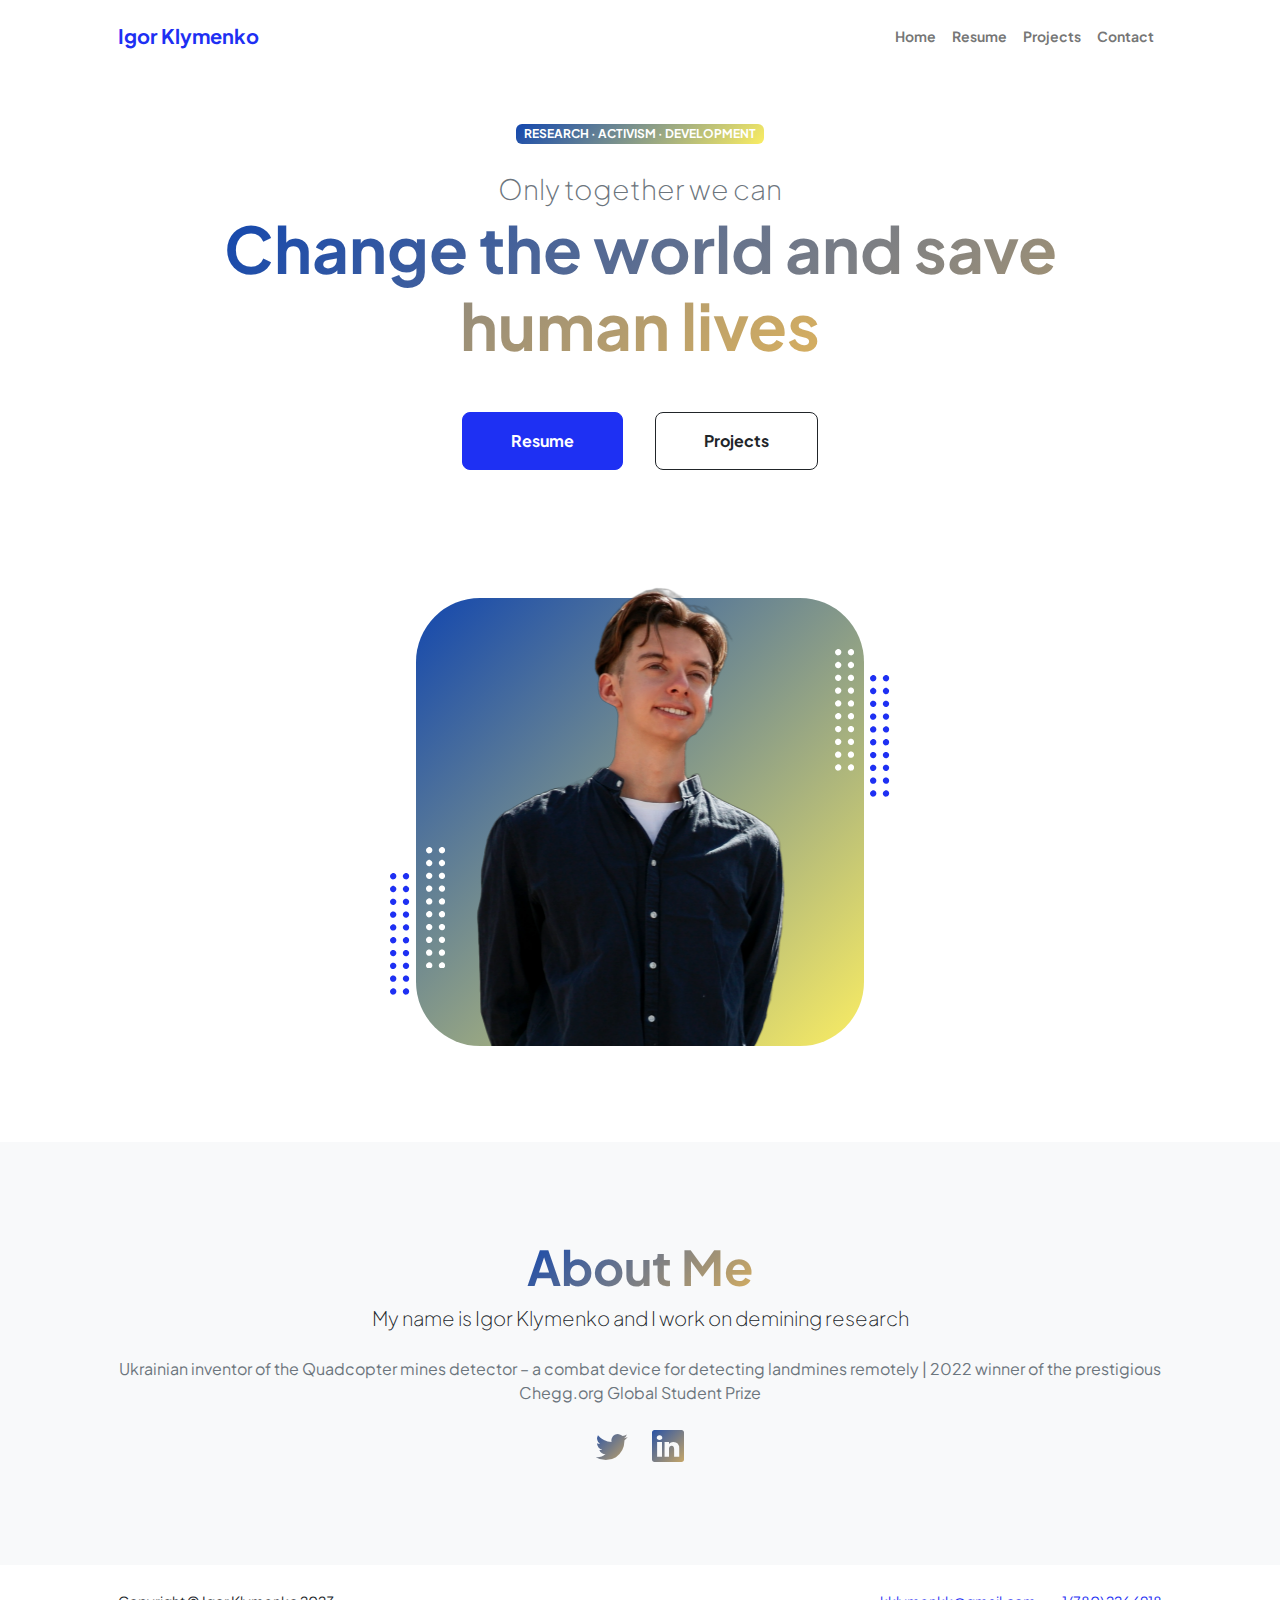
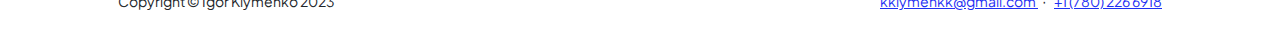
<file: index.html>
<!DOCTYPE html>
<html lang="en">
    <head>
        <meta charset="utf-8" />
        <meta name="viewport" content="width=device-width, initial-scale=1, shrink-to-fit=no" />
        <meta name="description" content="" />
        <meta name="author" content="" />
        <title>Igor Klymenko</title>
        <!-- Favicon-->
        <link rel="icon" type="image/x-icon" href="assets/favicon.ico" />
        <!-- Custom Google font-->
        <link rel="preconnect" href="https://fonts.googleapis.com" />
        <link rel="preconnect" href="https://fonts.gstatic.com" crossorigin />
        <link href="https://fonts.googleapis.com/css2?family=Plus+Jakarta+Sans:wght@100;200;300;400;500;600;700;800;900&amp;display=swap" rel="stylesheet" />
        <!-- Bootstrap icons-->
        <link href="https://cdn.jsdelivr.net/npm/bootstrap-icons@1.8.1/font/bootstrap-icons.css" rel="stylesheet" />
        <!-- Core theme CSS (includes Bootstrap)-->
        <link href="css/styles.css" rel="stylesheet" />
    </head>
    <body class="d-flex flex-column h-100">
        <main class="flex-shrink-0">
            <!-- Navigation-->
            <nav class="navbar navbar-expand-lg navbar-light bg-white py-3">
                <div class="container px-5">
                    <a class="navbar-brand" href="index.html"><span class="fw-bolder text-primary">Igor Klymenko</span></a>
                    <button class="navbar-toggler" type="button" data-bs-toggle="collapse" data-bs-target="#navbarSupportedContent" aria-controls="navbarSupportedContent" aria-expanded="false" aria-label="Toggle navigation"><span class="navbar-toggler-icon"></span></button>
                    <div class="collapse navbar-collapse" id="navbarSupportedContent">
                        <ul class="navbar-nav ms-auto mb-2 mb-lg-0 small fw-bolder">
                            <li class="nav-item"><a class="nav-link" href="index.html">Home</a></li>
                            <li class="nav-item"><a class="nav-link" href="resume.html">Resume</a></li>
                            <li class="nav-item"><a class="nav-link" href="projects.html">Projects</a></li>
                            <li class="nav-item"><a class="nav-link" href="contact.html">Contact</a></li>
                        </ul>
                    </div>
                </div>
            </nav>
            <!-- Header-->
            <header class="py-5">
                <div class="container px-5 pb-5">
                    <div class="row gx-5 align-items-center">
                        <div class="col-xxl-5">
                            <!-- Header text content-->
                            <div class="text-center text-xxl-start">
                                <div class="badge bg-gradient-primary-to-secondary text-white mb-4"><div class="text-uppercase">Research &middot; Activism &middot; Development</div></div>
                                <div class="fs-3 fw-light text-muted">Only together we can</div>
                                <h1 class="display-3 fw-bolder mb-5"><span class="text-gradient d-inline">Change the world and save human lives</span></h1>
                                <div class="d-grid gap-3 d-sm-flex justify-content-sm-center justify-content-xxl-start mb-3">
                                    <a class="btn btn-primary btn-lg px-5 py-3 me-sm-3 fs-6 fw-bolder" href="resume.html">Resume</a>
                                    <a class="btn btn-outline-dark btn-lg px-5 py-3 fs-6 fw-bolder" href="projects.html">Projects</a>
                                </div>
                            </div>
                        </div>
                        <div class="col-xxl-7">
                            <!-- Header profile picture-->
                            <div class="d-flex justify-content-center mt-5 mt-xxl-0">
                                <div class="profile bg-gradient-primary-to-secondary">
                                    <!-- TIP: For best results, use a photo with a transparent background like the demo example below-->
                                    <!-- Watch a tutorial on how to do this on YouTube (link)-->
                                    <img class="profile-img" src="assets/profile.png" alt="..." />
                                    <div class="dots-1">
                                        <!-- SVG Dots-->
                                        <svg version="1.1" xmlns="http://www.w3.org/2000/svg" xmlns:xlink="http://www.w3.org/1999/xlink" x="0px" y="0px" viewBox="0 0 191.6 1215.4" style="enable-background: new 0 0 191.6 1215.4" xml:space="preserve">
                                            <g transform="translate(0.000000,1280.000000) scale(0.100000,-0.100000)">
                                                <path d="M227.7,12788.6c-105-35-200-141-222-248c-43-206,163-412,369-369c155,32,275,190,260,339c-11,105-90,213-190,262        C383.7,12801.6,289.7,12808.6,227.7,12788.6z"></path>
                                                <path d="M1507.7,12788.6c-151-50-253-216-222-362c25-119,136-230,254-255c194-41,395,142,375,339c-11,105-90,213-190,262        C1663.7,12801.6,1569.7,12808.6,1507.7,12788.6z"></path>
                                                <path d="M227.7,11508.6c-105-35-200-141-222-248c-43-206,163-412,369-369c155,32,275,190,260,339c-11,105-90,213-190,262        C383.7,11521.6,289.7,11528.6,227.7,11508.6z"></path>
                                                <path d="M1507.7,11508.6c-151-50-253-216-222-362c25-119,136-230,254-255c194-41,395,142,375,339c-11,105-90,213-190,262        C1663.7,11521.6,1569.7,11528.6,1507.7,11508.6z"></path>
                                                <path d="M227.7,10228.6c-105-35-200-141-222-248c-43-206,163-412,369-369c155,32,275,190,260,339c-11,105-90,213-190,262        C383.7,10241.6,289.7,10248.6,227.7,10228.6z"></path>
                                                <path d="M1507.7,10228.6c-105-35-200-141-222-248c-43-206,163-412,369-369c155,32,275,190,260,339c-11,105-90,213-190,262        C1663.7,10241.6,1569.7,10248.6,1507.7,10228.6z"></path>
                                                <path d="M227.7,8948.6c-105-35-200-141-222-248c-43-206,163-412,369-369c155,32,275,190,260,339c-11,105-90,213-190,262        C383.7,8961.6,289.7,8968.6,227.7,8948.6z"></path>
                                                <path d="M1507.7,8948.6c-105-35-200-141-222-248c-43-206,163-412,369-369c155,32,275,190,260,339c-11,105-90,213-190,262        C1663.7,8961.6,1569.7,8968.6,1507.7,8948.6z"></path>
                                                <path d="M227.7,7668.6c-105-35-200-141-222-248c-43-206,163-412,369-369c155,32,275,190,260,339c-11,105-90,213-190,262        C383.7,7681.6,289.7,7688.6,227.7,7668.6z"></path>
                                                <path d="M1507.7,7668.6c-105-35-200-141-222-248c-43-206,163-412,369-369c155,32,275,190,260,339c-11,105-90,213-190,262        C1663.7,7681.6,1569.7,7688.6,1507.7,7668.6z"></path>
                                                <path d="M227.7,6388.6c-105-35-200-141-222-248c-43-206,163-412,369-369c155,32,275,190,260,339c-11,105-90,213-190,262        C383.7,6401.6,289.7,6408.6,227.7,6388.6z"></path>
                                                <path d="M1507.7,6388.6c-105-35-200-141-222-248c-43-206,163-412,369-369c155,32,275,190,260,339c-11,105-90,213-190,262        C1663.7,6401.6,1569.7,6408.6,1507.7,6388.6z"></path>
                                                <path d="M227.7,5108.6c-105-35-200-141-222-248c-43-206,163-412,369-369c155,32,275,190,260,339c-11,105-90,213-190,262        C383.7,5121.6,289.7,5128.6,227.7,5108.6z"></path>
                                                <path d="M1507.7,5108.6c-105-35-200-141-222-248c-43-206,163-412,369-369c155,32,275,190,260,339c-11,105-90,213-190,262        C1663.7,5121.6,1569.7,5128.6,1507.7,5108.6z"></path>
                                                <path d="M227.7,3828.6c-105-35-200-141-222-248c-43-206,163-412,369-369c155,32,275,190,260,339c-11,105-90,213-190,262        C383.7,3841.6,289.7,3848.6,227.7,3828.6z"></path>
                                                <path d="M1507.7,3828.6c-105-35-200-141-222-248c-43-206,163-412,369-369c155,32,275,190,260,339c-11,105-90,213-190,262        C1663.7,3841.6,1569.7,3848.6,1507.7,3828.6z"></path>
                                                <path d="M227.7,2548.6c-105-35-200-141-222-248c-43-206,163-412,369-369c155,32,275,190,260,339c-11,105-90,213-190,262        C383.7,2561.6,289.7,2568.6,227.7,2548.6z"></path>
                                                <path d="M1507.7,2548.6c-105-35-200-141-222-248c-43-206,163-412,369-369c155,32,275,190,260,339c-11,105-90,213-190,262        C1663.7,2561.6,1569.7,2568.6,1507.7,2548.6z"></path>
                                                <path d="M227.7,1268.6c-105-35-200-141-222-248c-43-206,163-412,369-369c155,32,275,190,260,339c-11,105-90,213-190,262        C383.7,1281.6,289.7,1288.6,227.7,1268.6z"></path>
                                                <path d="M1507.7,1268.6c-105-35-200-141-222-248c-43-206,163-412,369-369c155,32,275,190,260,339c-11,105-90,213-190,262        C1663.7,1281.6,1569.7,1288.6,1507.7,1268.6z"></path>
                                            </g>
                                        </svg>
                                        <!-- END of SVG dots-->
                                    </div>
                                    <div class="dots-2">
                                        <!-- SVG Dots-->
                                        <svg version="1.1" xmlns="http://www.w3.org/2000/svg" xmlns:xlink="http://www.w3.org/1999/xlink" x="0px" y="0px" viewBox="0 0 191.6 1215.4" style="enable-background: new 0 0 191.6 1215.4" xml:space="preserve">
                                            <g transform="translate(0.000000,1280.000000) scale(0.100000,-0.100000)">
                                                <path d="M227.7,12788.6c-105-35-200-141-222-248c-43-206,163-412,369-369c155,32,275,190,260,339c-11,105-90,213-190,262        C383.7,12801.6,289.7,12808.6,227.7,12788.6z"></path>
                                                <path d="M1507.7,12788.6c-151-50-253-216-222-362c25-119,136-230,254-255c194-41,395,142,375,339c-11,105-90,213-190,262        C1663.7,12801.6,1569.7,12808.6,1507.7,12788.6z"></path>
                                                <path d="M227.7,11508.6c-105-35-200-141-222-248c-43-206,163-412,369-369c155,32,275,190,260,339c-11,105-90,213-190,262        C383.7,11521.6,289.7,11528.6,227.7,11508.6z"></path>
                                                <path d="M1507.7,11508.6c-151-50-253-216-222-362c25-119,136-230,254-255c194-41,395,142,375,339c-11,105-90,213-190,262        C1663.7,11521.6,1569.7,11528.6,1507.7,11508.6z"></path>
                                                <path d="M227.7,10228.6c-105-35-200-141-222-248c-43-206,163-412,369-369c155,32,275,190,260,339c-11,105-90,213-190,262        C383.7,10241.6,289.7,10248.6,227.7,10228.6z"></path>
                                                <path d="M1507.7,10228.6c-105-35-200-141-222-248c-43-206,163-412,369-369c155,32,275,190,260,339c-11,105-90,213-190,262        C1663.7,10241.6,1569.7,10248.6,1507.7,10228.6z"></path>
                                                <path d="M227.7,8948.6c-105-35-200-141-222-248c-43-206,163-412,369-369c155,32,275,190,260,339c-11,105-90,213-190,262        C383.7,8961.6,289.7,8968.6,227.7,8948.6z"></path>
                                                <path d="M1507.7,8948.6c-105-35-200-141-222-248c-43-206,163-412,369-369c155,32,275,190,260,339c-11,105-90,213-190,262        C1663.7,8961.6,1569.7,8968.6,1507.7,8948.6z"></path>
                                                <path d="M227.7,7668.6c-105-35-200-141-222-248c-43-206,163-412,369-369c155,32,275,190,260,339c-11,105-90,213-190,262        C383.7,7681.6,289.7,7688.6,227.7,7668.6z"></path>
                                                <path d="M1507.7,7668.6c-105-35-200-141-222-248c-43-206,163-412,369-369c155,32,275,190,260,339c-11,105-90,213-190,262        C1663.7,7681.6,1569.7,7688.6,1507.7,7668.6z"></path>
                                                <path d="M227.7,6388.6c-105-35-200-141-222-248c-43-206,163-412,369-369c155,32,275,190,260,339c-11,105-90,213-190,262        C383.7,6401.6,289.7,6408.6,227.7,6388.6z"></path>
                                                <path d="M1507.7,6388.6c-105-35-200-141-222-248c-43-206,163-412,369-369c155,32,275,190,260,339c-11,105-90,213-190,262        C1663.7,6401.6,1569.7,6408.6,1507.7,6388.6z"></path>
                                                <path d="M227.7,5108.6c-105-35-200-141-222-248c-43-206,163-412,369-369c155,32,275,190,260,339c-11,105-90,213-190,262        C383.7,5121.6,289.7,5128.6,227.7,5108.6z"></path>
                                                <path d="M1507.7,5108.6c-105-35-200-141-222-248c-43-206,163-412,369-369c155,32,275,190,260,339c-11,105-90,213-190,262        C1663.7,5121.6,1569.7,5128.6,1507.7,5108.6z"></path>
                                                <path d="M227.7,3828.6c-105-35-200-141-222-248c-43-206,163-412,369-369c155,32,275,190,260,339c-11,105-90,213-190,262        C383.7,3841.6,289.7,3848.6,227.7,3828.6z"></path>
                                                <path d="M1507.7,3828.6c-105-35-200-141-222-248c-43-206,163-412,369-369c155,32,275,190,260,339c-11,105-90,213-190,262        C1663.7,3841.6,1569.7,3848.6,1507.7,3828.6z"></path>
                                                <path d="M227.7,2548.6c-105-35-200-141-222-248c-43-206,163-412,369-369c155,32,275,190,260,339c-11,105-90,213-190,262        C383.7,2561.6,289.7,2568.6,227.7,2548.6z"></path>
                                                <path d="M1507.7,2548.6c-105-35-200-141-222-248c-43-206,163-412,369-369c155,32,275,190,260,339c-11,105-90,213-190,262        C1663.7,2561.6,1569.7,2568.6,1507.7,2548.6z"></path>
                                                <path d="M227.7,1268.6c-105-35-200-141-222-248c-43-206,163-412,369-369c155,32,275,190,260,339c-11,105-90,213-190,262        C383.7,1281.6,289.7,1288.6,227.7,1268.6z"></path>
                                                <path d="M1507.7,1268.6c-105-35-200-141-222-248c-43-206,163-412,369-369c155,32,275,190,260,339c-11,105-90,213-190,262        C1663.7,1281.6,1569.7,1288.6,1507.7,1268.6z"></path>
                                            </g>
                                        </svg>
                                        <!-- END of SVG dots-->
                                    </div>
                                    <div class="dots-3">
                                        <!-- SVG Dots-->
                                        <svg version="1.1" xmlns="http://www.w3.org/2000/svg" xmlns:xlink="http://www.w3.org/1999/xlink" x="0px" y="0px" viewBox="0 0 191.6 1215.4" style="enable-background: new 0 0 191.6 1215.4" xml:space="preserve">
                                            <g transform="translate(0.000000,1280.000000) scale(0.100000,-0.100000)">
                                                <path d="M227.7,12788.6c-105-35-200-141-222-248c-43-206,163-412,369-369c155,32,275,190,260,339c-11,105-90,213-190,262        C383.7,12801.6,289.7,12808.6,227.7,12788.6z"></path>
                                                <path d="M1507.7,12788.6c-151-50-253-216-222-362c25-119,136-230,254-255c194-41,395,142,375,339c-11,105-90,213-190,262        C1663.7,12801.6,1569.7,12808.6,1507.7,12788.6z"></path>
                                                <path d="M227.7,11508.6c-105-35-200-141-222-248c-43-206,163-412,369-369c155,32,275,190,260,339c-11,105-90,213-190,262        C383.7,11521.6,289.7,11528.6,227.7,11508.6z"></path>
                                                <path d="M1507.7,11508.6c-151-50-253-216-222-362c25-119,136-230,254-255c194-41,395,142,375,339c-11,105-90,213-190,262        C1663.7,11521.6,1569.7,11528.6,1507.7,11508.6z"></path>
                                                <path d="M227.7,10228.6c-105-35-200-141-222-248c-43-206,163-412,369-369c155,32,275,190,260,339c-11,105-90,213-190,262        C383.7,10241.6,289.7,10248.6,227.7,10228.6z"></path>
                                                <path d="M1507.7,10228.6c-105-35-200-141-222-248c-43-206,163-412,369-369c155,32,275,190,260,339c-11,105-90,213-190,262        C1663.7,10241.6,1569.7,10248.6,1507.7,10228.6z"></path>
                                                <path d="M227.7,8948.6c-105-35-200-141-222-248c-43-206,163-412,369-369c155,32,275,190,260,339c-11,105-90,213-190,262        C383.7,8961.6,289.7,8968.6,227.7,8948.6z"></path>
                                                <path d="M1507.7,8948.6c-105-35-200-141-222-248c-43-206,163-412,369-369c155,32,275,190,260,339c-11,105-90,213-190,262        C1663.7,8961.6,1569.7,8968.6,1507.7,8948.6z"></path>
                                                <path d="M227.7,7668.6c-105-35-200-141-222-248c-43-206,163-412,369-369c155,32,275,190,260,339c-11,105-90,213-190,262        C383.7,7681.6,289.7,7688.6,227.7,7668.6z"></path>
                                                <path d="M1507.7,7668.6c-105-35-200-141-222-248c-43-206,163-412,369-369c155,32,275,190,260,339c-11,105-90,213-190,262        C1663.7,7681.6,1569.7,7688.6,1507.7,7668.6z"></path>
                                                <path d="M227.7,6388.6c-105-35-200-141-222-248c-43-206,163-412,369-369c155,32,275,190,260,339c-11,105-90,213-190,262        C383.7,6401.6,289.7,6408.6,227.7,6388.6z"></path>
                                                <path d="M1507.7,6388.6c-105-35-200-141-222-248c-43-206,163-412,369-369c155,32,275,190,260,339c-11,105-90,213-190,262        C1663.7,6401.6,1569.7,6408.6,1507.7,6388.6z"></path>
                                                <path d="M227.7,5108.6c-105-35-200-141-222-248c-43-206,163-412,369-369c155,32,275,190,260,339c-11,105-90,213-190,262        C383.7,5121.6,289.7,5128.6,227.7,5108.6z"></path>
                                                <path d="M1507.7,5108.6c-105-35-200-141-222-248c-43-206,163-412,369-369c155,32,275,190,260,339c-11,105-90,213-190,262        C1663.7,5121.6,1569.7,5128.6,1507.7,5108.6z"></path>
                                                <path d="M227.7,3828.6c-105-35-200-141-222-248c-43-206,163-412,369-369c155,32,275,190,260,339c-11,105-90,213-190,262        C383.7,3841.6,289.7,3848.6,227.7,3828.6z"></path>
                                                <path d="M1507.7,3828.6c-105-35-200-141-222-248c-43-206,163-412,369-369c155,32,275,190,260,339c-11,105-90,213-190,262        C1663.7,3841.6,1569.7,3848.6,1507.7,3828.6z"></path>
                                                <path d="M227.7,2548.6c-105-35-200-141-222-248c-43-206,163-412,369-369c155,32,275,190,260,339c-11,105-90,213-190,262        C383.7,2561.6,289.7,2568.6,227.7,2548.6z"></path>
                                                <path d="M1507.7,2548.6c-105-35-200-141-222-248c-43-206,163-412,369-369c155,32,275,190,260,339c-11,105-90,213-190,262        C1663.7,2561.6,1569.7,2568.6,1507.7,2548.6z"></path>
                                                <path d="M227.7,1268.6c-105-35-200-141-222-248c-43-206,163-412,369-369c155,32,275,190,260,339c-11,105-90,213-190,262        C383.7,1281.6,289.7,1288.6,227.7,1268.6z"></path>
                                                <path d="M1507.7,1268.6c-105-35-200-141-222-248c-43-206,163-412,369-369c155,32,275,190,260,339c-11,105-90,213-190,262        C1663.7,1281.6,1569.7,1288.6,1507.7,1268.6z"></path>
                                            </g>
                                        </svg>
                                        <!-- END of SVG dots-->
                                    </div>
                                    <div class="dots-4">
                                        <!-- SVG Dots-->
                                        <svg version="1.1" xmlns="http://www.w3.org/2000/svg" xmlns:xlink="http://www.w3.org/1999/xlink" x="0px" y="0px" viewBox="0 0 191.6 1215.4" style="enable-background: new 0 0 191.6 1215.4" xml:space="preserve">
                                            <g transform="translate(0.000000,1280.000000) scale(0.100000,-0.100000)">
                                                <path d="M227.7,12788.6c-105-35-200-141-222-248c-43-206,163-412,369-369c155,32,275,190,260,339c-11,105-90,213-190,262        C383.7,12801.6,289.7,12808.6,227.7,12788.6z"></path>
                                                <path d="M1507.7,12788.6c-151-50-253-216-222-362c25-119,136-230,254-255c194-41,395,142,375,339c-11,105-90,213-190,262        C1663.7,12801.6,1569.7,12808.6,1507.7,12788.6z"></path>
                                                <path d="M227.7,11508.6c-105-35-200-141-222-248c-43-206,163-412,369-369c155,32,275,190,260,339c-11,105-90,213-190,262        C383.7,11521.6,289.7,11528.6,227.7,11508.6z"></path>
                                                <path d="M1507.7,11508.6c-151-50-253-216-222-362c25-119,136-230,254-255c194-41,395,142,375,339c-11,105-90,213-190,262        C1663.7,11521.6,1569.7,11528.6,1507.7,11508.6z"></path>
                                                <path d="M227.7,10228.6c-105-35-200-141-222-248c-43-206,163-412,369-369c155,32,275,190,260,339c-11,105-90,213-190,262        C383.7,10241.6,289.7,10248.6,227.7,10228.6z"></path>
                                                <path d="M1507.7,10228.6c-105-35-200-141-222-248c-43-206,163-412,369-369c155,32,275,190,260,339c-11,105-90,213-190,262        C1663.7,10241.6,1569.7,10248.6,1507.7,10228.6z"></path>
                                                <path d="M227.7,8948.6c-105-35-200-141-222-248c-43-206,163-412,369-369c155,32,275,190,260,339c-11,105-90,213-190,262        C383.7,8961.6,289.7,8968.6,227.7,8948.6z"></path>
                                                <path d="M1507.7,8948.6c-105-35-200-141-222-248c-43-206,163-412,369-369c155,32,275,190,260,339c-11,105-90,213-190,262        C1663.7,8961.6,1569.7,8968.6,1507.7,8948.6z"></path>
                                                <path d="M227.7,7668.6c-105-35-200-141-222-248c-43-206,163-412,369-369c155,32,275,190,260,339c-11,105-90,213-190,262        C383.7,7681.6,289.7,7688.6,227.7,7668.6z"></path>
                                                <path d="M1507.7,7668.6c-105-35-200-141-222-248c-43-206,163-412,369-369c155,32,275,190,260,339c-11,105-90,213-190,262        C1663.7,7681.6,1569.7,7688.6,1507.7,7668.6z"></path>
                                                <path d="M227.7,6388.6c-105-35-200-141-222-248c-43-206,163-412,369-369c155,32,275,190,260,339c-11,105-90,213-190,262        C383.7,6401.6,289.7,6408.6,227.7,6388.6z"></path>
                                                <path d="M1507.7,6388.6c-105-35-200-141-222-248c-43-206,163-412,369-369c155,32,275,190,260,339c-11,105-90,213-190,262        C1663.7,6401.6,1569.7,6408.6,1507.7,6388.6z"></path>
                                                <path d="M227.7,5108.6c-105-35-200-141-222-248c-43-206,163-412,369-369c155,32,275,190,260,339c-11,105-90,213-190,262        C383.7,5121.6,289.7,5128.6,227.7,5108.6z"></path>
                                                <path d="M1507.7,5108.6c-105-35-200-141-222-248c-43-206,163-412,369-369c155,32,275,190,260,339c-11,105-90,213-190,262        C1663.7,5121.6,1569.7,5128.6,1507.7,5108.6z"></path>
                                                <path d="M227.7,3828.6c-105-35-200-141-222-248c-43-206,163-412,369-369c155,32,275,190,260,339c-11,105-90,213-190,262        C383.7,3841.6,289.7,3848.6,227.7,3828.6z"></path>
                                                <path d="M1507.7,3828.6c-105-35-200-141-222-248c-43-206,163-412,369-369c155,32,275,190,260,339c-11,105-90,213-190,262        C1663.7,3841.6,1569.7,3848.6,1507.7,3828.6z"></path>
                                                <path d="M227.7,2548.6c-105-35-200-141-222-248c-43-206,163-412,369-369c155,32,275,190,260,339c-11,105-90,213-190,262        C383.7,2561.6,289.7,2568.6,227.7,2548.6z"></path>
                                                <path d="M1507.7,2548.6c-105-35-200-141-222-248c-43-206,163-412,369-369c155,32,275,190,260,339c-11,105-90,213-190,262        C1663.7,2561.6,1569.7,2568.6,1507.7,2548.6z"></path>
                                                <path d="M227.7,1268.6c-105-35-200-141-222-248c-43-206,163-412,369-369c155,32,275,190,260,339c-11,105-90,213-190,262        C383.7,1281.6,289.7,1288.6,227.7,1268.6z"></path>
                                                <path d="M1507.7,1268.6c-105-35-200-141-222-248c-43-206,163-412,369-369c155,32,275,190,260,339c-11,105-90,213-190,262        C1663.7,1281.6,1569.7,1288.6,1507.7,1268.6z"></path>
                                            </g>
                                        </svg>
                                        <!-- END of SVG dots-->
                                    </div>
                                </div>
                            </div>
                        </div>
                    </div>
                </div>
            </header>
            <!-- About Section-->
            <section class="bg-light py-5">
                <div class="container px-5">
                    <div class="row gx-5 justify-content-center">
                        <div class="col-xxl-8">
                            <div class="text-center my-5">
                                <h2 class="display-5 fw-bolder"><span class="text-gradient d-inline">About Me</span></h2>
                                <p class="lead fw-light mb-4">My name is Igor Klymenko and I work on demining research</p>
                                <p class="text-muted">Ukrainian inventor of the Quadcopter mines detector – a combat device for detecting landmines remotely | 2022 winner of the prestigious Chegg.org Global Student Prize</p>
                                <div class="d-flex justify-content-center fs-2 gap-4">
                                    <a class="text-gradient" href="https://twitter.com/IgorKlymenko5"><i class="bi bi-twitter"></i></a>
                                    <a class="text-gradient" href="https://www.linkedin.com/in/igor-klymenko-01453420b/"><i class="bi bi-linkedin"></i></a>
                                    <!-- <a class="text-gradient" href="#!"><i class="bi bi-github"></i></a>-->
                                </div>
                            </div>
                        </div>
                    </div>
                </div>
            </section>
        </main>
        <!-- Footer-->
        <footer class="bg-white py-4 mt-auto">
            <div class="container px-5">
                <div class="row align-items-center justify-content-between flex-column flex-sm-row">
                    <div class="col-auto"><div class="small m-0">Copyright &copy; Igor Klymenko 2023</div></div>
                    <div class="col-auto">
                        <a class="small" href=mailto:“kklymenkk@gmail.com”>kklymenkk@gmail.com </a>
                        <span class="mx-1">&middot;</span>
                        <a class="small" href="tel:7802266918"> +1 (780) 226 6918</a>
                    </div>
                </div>
            </div>
        </footer>
        <!-- Bootstrap core JS-->
        <script src="https://cdn.jsdelivr.net/npm/bootstrap@5.2.3/dist/js/bootstrap.bundle.min.js"></script>
        <!-- Core theme JS-->
        <script src="js/scripts.js"></script>
    </body>
</html>
</file>
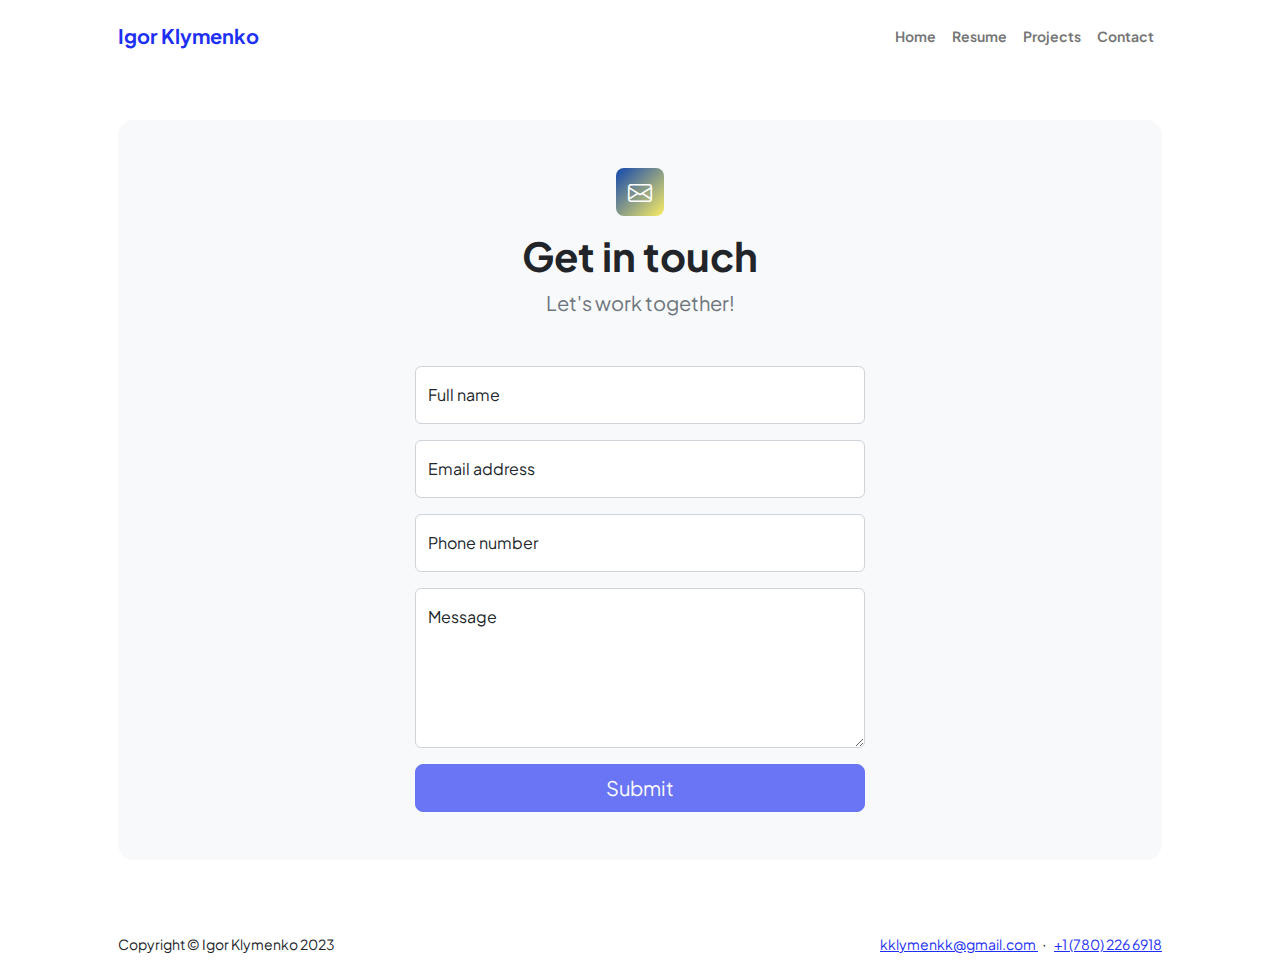
<file: contact.html>
<!DOCTYPE html>
<html lang="en">
    <head>
        <meta charset="utf-8" />
        <meta name="viewport" content="width=device-width, initial-scale=1, shrink-to-fit=no" />
        <meta name="description" content />
        <meta name="author" content />
        <title>Contact Me!</title>
        <!-- Favicon-->
        <link rel="icon" type="image/x-icon" href="assets/favicon.ico" />
        <!-- Custom Google font-->
        <link rel="preconnect" href="https://fonts.googleapis.com" />
        <link rel="preconnect" href="https://fonts.gstatic.com" crossorigin />
        <link href="https://fonts.googleapis.com/css2?family=Plus+Jakarta+Sans:wght@100;200;300;400;500;600;700;800;900&amp;display=swap" rel="stylesheet" />
        <!-- Bootstrap icons-->
        <link href="https://cdn.jsdelivr.net/npm/bootstrap-icons@1.8.1/font/bootstrap-icons.css" rel="stylesheet" />
        <!-- Core theme CSS (includes Bootstrap)-->
        <link href="css/styles.css" rel="stylesheet" />
    </head>
    <body class="d-flex flex-column">
        <main class="flex-shrink-0">
            <!-- Navigation-->
            <nav class="navbar navbar-expand-lg navbar-light bg-white py-3">
                <div class="container px-5">
                    <a class="navbar-brand" href="index.html"><span class="fw-bolder text-primary">Igor Klymenko</span></a>
                    <button class="navbar-toggler" type="button" data-bs-toggle="collapse" data-bs-target="#navbarSupportedContent" aria-controls="navbarSupportedContent" aria-expanded="false" aria-label="Toggle navigation"><span class="navbar-toggler-icon"></span></button>
                    <div class="collapse navbar-collapse" id="navbarSupportedContent">
                        <ul class="navbar-nav ms-auto mb-2 mb-lg-0 small fw-bolder">
                            <li class="nav-item"><a class="nav-link" href="index.html">Home</a></li>
                            <li class="nav-item"><a class="nav-link" href="resume.html">Resume</a></li>
                            <li class="nav-item"><a class="nav-link" href="projects.html">Projects</a></li>
                            <li class="nav-item"><a class="nav-link" href="contact.html">Contact</a></li>
                        </ul>
                    </div>
                </div>
            </nav>
            <!-- Page content-->
            <section class="py-5">
                <div class="container px-5">
                    <!-- Contact form-->
                    <div class="bg-light rounded-4 py-5 px-4 px-md-5">
                        <div class="text-center mb-5">
                            <div class="feature bg-primary bg-gradient-primary-to-secondary text-white rounded-3 mb-3"><i class="bi bi-envelope"></i></div>
                            <h1 class="fw-bolder">Get in touch</h1>
                            <p class="lead fw-normal text-muted mb-0">Let's work together!</p>
                        </div>
                        <div class="row gx-5 justify-content-center">
                            <div class="col-lg-8 col-xl-6">
                                <!-- * * * * * * * * * * * * * * *-->
                                <!-- * * SB Forms Contact Form * *-->
                                <!-- * * * * * * * * * * * * * * *-->
                                <!-- This form is pre-integrated with SB Forms.-->
                                <!-- To make this form functional, sign up at-->
                                <!-- https://startbootstrap.com/solution/contact-forms-->
                                <!-- to get an API token!-->
                                <form id="contactForm" data-sb-form-api-token="API_TOKEN">
                                    <!-- Name input-->
                                    <div class="form-floating mb-3">
                                        <input class="form-control" id="name" type="text" placeholder="Enter your name..." data-sb-validations="required" />
                                        <label for="name">Full name</label>
                                        <div class="invalid-feedback" data-sb-feedback="name:required">A name is required.</div>
                                    </div>
                                    <!-- Email address input-->
                                    <div class="form-floating mb-3">
                                        <input class="form-control" id="email" type="email" placeholder="name@example.com" data-sb-validations="required,email" />
                                        <label for="email">Email address</label>
                                        <div class="invalid-feedback" data-sb-feedback="email:required">An email is required.</div>
                                        <div class="invalid-feedback" data-sb-feedback="email:email">Email is not valid.</div>
                                    </div>
                                    <!-- Phone number input-->
                                    <div class="form-floating mb-3">
                                        <input class="form-control" id="phone" type="tel" placeholder="(123) 456-7890" data-sb-validations="required" />
                                        <label for="phone">Phone number</label>
                                        <div class="invalid-feedback" data-sb-feedback="phone:required">A phone number is required.</div>
                                    </div>
                                    <!-- Message input-->
                                    <div class="form-floating mb-3">
                                        <textarea class="form-control" id="message" type="text" placeholder="Enter your message here..." style="height: 10rem" data-sb-validations="required"></textarea>
                                        <label for="message">Message</label>
                                        <div class="invalid-feedback" data-sb-feedback="message:required">A message is required.</div>
                                    </div>
                                    <!-- Submit success message-->
                                    <!---->
                                    <!-- This is what your users will see when the form-->
                                    <!-- has successfully submitted-->
                                    <div class="d-none" id="submitSuccessMessage">
                                        <div class="text-center mb-3">
                                            <div class="fw-bolder">Our data engineer is still working on it!<br/>Please send me email at <a href=mailto:“kklymenkk@gmail.com”>kklymenkk@gmail.com </a>or call <a href="tel:7802266918"> +1 (780) 226 6918</a></div>
                                            </a>
                                        </div>
                                    </div>
                                    <!-- Submit error message-->
                                    <!---->
                                    <!-- This is what your users will see when there is-->
                                    <!-- an error submitting the form-->
                                    <div class="d-none" id="submitErrorMessage"><div class="text-center text-danger mb-3">Error sending message!</div></div>
                                    <!-- Submit Button-->
                                    <div class="d-grid"><button class="btn btn-primary btn-lg disabled" id="submitButton" type="submit">Submit</button></div>
                                </form>
                            </div>
                        </div>
                    </div>
                </div>
            </section>
        </main>
        <!-- Footer-->
        <footer class="bg-white py-4 mt-auto">
            <div class="container px-5">
                <div class="row align-items-center justify-content-between flex-column flex-sm-row">
                    <div class="col-auto"><div class="small m-0">Copyright &copy; Igor Klymenko 2023</div></div>
                    <div class="col-auto">
                        <a class="small" href=mailto:“kklymenkk@gmail.com”>kklymenkk@gmail.com </a>
                        <span class="mx-1">&middot;</span>
                        <a class="small" href="tel:7802266918"> +1 (780) 226 6918</a>
                    </div>
                </div>
            </div>
        </footer>
        <!-- Bootstrap core JS-->
        <script src="https://cdn.jsdelivr.net/npm/bootstrap@5.2.3/dist/js/bootstrap.bundle.min.js"></script>
        <!-- Core theme JS-->
        <script src="js/scripts.js"></script>
        <!-- * * * * * * * * * * * * * * * * * * * * * * * * * * * * * * * * * * * * * * * *-->
        <!-- * *                               SB Forms JS                               * *-->
        <!-- * * Activate your form at https://startbootstrap.com/solution/contact-forms * *-->
        <!-- * * * * * * * * * * * * * * * * * * * * * * * * * * * * * * * * * * * * * * * *-->
        <script src="https://cdn.startbootstrap.com/sb-forms-latest.js"></script>
    </body>
</html>
</file>
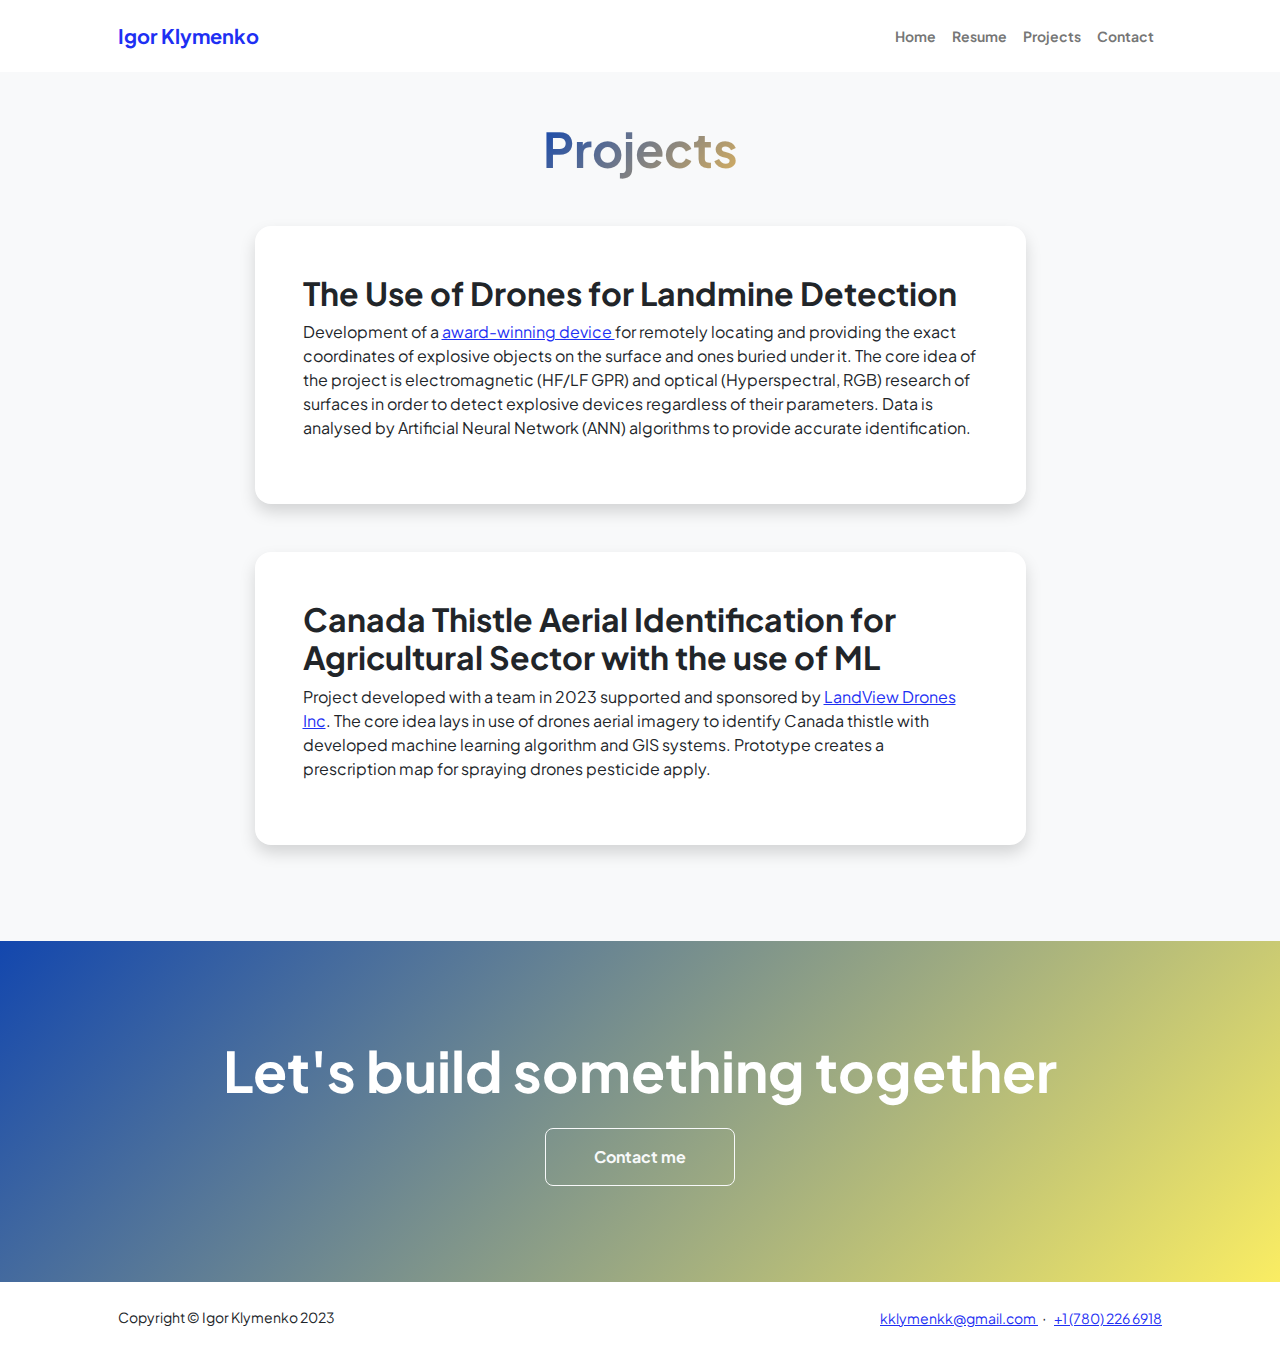
<file: projects.html>
<!DOCTYPE html>
<html lang="en">
    <head>
        <meta charset="utf-8" />
        <meta name="viewport" content="width=device-width, initial-scale=1, shrink-to-fit=no" />
        <meta name="description" content="" />
        <meta name="author" content="" />
        <title>Developed Projects</title>
        <!-- Favicon-->
        <link rel="icon" type="image/x-icon" href="assets/favicon.ico" />
        <!-- Custom Google font-->
        <link rel="preconnect" href="https://fonts.googleapis.com" />
        <link rel="preconnect" href="https://fonts.gstatic.com" crossorigin />
        <link href="https://fonts.googleapis.com/css2?family=Plus+Jakarta+Sans:wght@100;200;300;400;500;600;700;800;900&amp;display=swap" rel="stylesheet" />
        <!-- Bootstrap icons-->
        <link href="https://cdn.jsdelivr.net/npm/bootstrap-icons@1.8.1/font/bootstrap-icons.css" rel="stylesheet" />
        <!-- Core theme CSS (includes Bootstrap)-->
        <link href="css/styles.css" rel="stylesheet" />
    </head>
    <body class="d-flex flex-column h-100 bg-light">
        <main class="flex-shrink-0">
            <!-- Navigation-->
            <nav class="navbar navbar-expand-lg navbar-light bg-white py-3">
                <div class="container px-5">
                    <a class="navbar-brand" href="index.html"><span class="fw-bolder text-primary">Igor Klymenko</span></a>
                    <button class="navbar-toggler" type="button" data-bs-toggle="collapse" data-bs-target="#navbarSupportedContent" aria-controls="navbarSupportedContent" aria-expanded="false" aria-label="Toggle navigation"><span class="navbar-toggler-icon"></span></button>
                    <div class="collapse navbar-collapse" id="navbarSupportedContent">
                        <ul class="navbar-nav ms-auto mb-2 mb-lg-0 small fw-bolder">
                            <li class="nav-item"><a class="nav-link" href="index.html">Home</a></li>
                            <li class="nav-item"><a class="nav-link" href="resume.html">Resume</a></li>
                            <li class="nav-item"><a class="nav-link" href="projects.html">Projects</a></li>
                            <li class="nav-item"><a class="nav-link" href="contact.html">Contact</a></li>
                        </ul>
                    </div>
                </div>
            </nav>
            <!-- Projects Section-->
            <section class="py-5">
                <div class="container px-5 mb-5">
                    <div class="text-center mb-5">
                        <h1 class="display-5 fw-bolder mb-0"><span class="text-gradient d-inline">Projects</span></h1>
                    </div>
                    <div class="row gx-5 justify-content-center">
                        <div class="col-lg-11 col-xl-9 col-xxl-8">
                            <!-- Project Card 1-->
                            <div class="card overflow-hidden shadow rounded-4 border-0 mb-5">
                                <div class="card-body p-0">
                                    <div class="d-flex align-items-center">
                                        <div class="p-5">
                                            <h2 class="fw-bolder">The Use of Drones for Landmine Detection</h2>
                                            <p>Development of a <a href="https://www.youtube.com/watch?v=GQnHk9dnE48"  target="_blank">award-winning device </a> for remotely locating and providing the exact coordinates of explosive objects on the surface and ones buried under it. The core idea of the project is electromagnetic (HF/LF GPR) and optical (Hyperspectral, RGB) research of surfaces in order to detect explosive devices regardless of their parameters. Data is analysed by Artificial Neural Network (ANN) algorithms to provide accurate identification.</p>
                                        </div>
                                    <!--<img class="img-fluid" src="assets/SpDronePic.jpg" alt="..." /> -->
                                    </div>
                                </div>
                            </div>
                            <!-- Project Card 2-->
                            <div class="card overflow-hidden shadow rounded-4 border-0">
                                <div class="card-body p-0">
                                    <div class="d-flex align-items-center">
                                        <div class="p-5">
                                            <h2 class="fw-bolder">Canada Thistle Aerial Identification for Agricultural Sector with the use of ML</h2>
                                            <p>Project developed with a team in 2023 supported and sponsored by <a href = "https://www.landviewdrones.com/"  target="_blank" >LandView Drones Inc</a>. The core idea lays in use of drones aerial imagery to identify Canada thistle with developed machine learning algorithm and GIS systems. Prototype creates a prescription map for spraying drones pesticide apply.</p>
                                        </div>
                                    <!--<img class="img-fluid" src="assets/SpDronePic.jpg" alt="..." /> -->
                                    </div>
                                </div>
                            </div>
                        </div>
                    </div>
                </div>
            </section>
            <!-- Call to action section-->
            <section class="py-5 bg-gradient-primary-to-secondary text-white">
                <div class="container px-5 my-5">
                    <div class="text-center">
                        <h2 class="display-4 fw-bolder mb-4">Let's build something together</h2>
                        <a class="btn btn-outline-light btn-lg px-5 py-3 fs-6 fw-bolder" href="contact.html">Contact me</a>
                    </div>
                </div>
            </section>
        </main>
        <!-- Footer-->
        <footer class="bg-white py-4 mt-auto">
            <div class="container px-5">
                <div class="row align-items-center justify-content-between flex-column flex-sm-row">
                    <div class="col-auto"><div class="small m-0">Copyright &copy; Igor Klymenko 2023</div></div>
                    <div class="col-auto">
                        <a class="small" href=mailto:“kklymenkk@gmail.com”>kklymenkk@gmail.com </a>
                        <span class="mx-1">&middot;</span>
                        <a class="small" href="tel:7802266918"> +1 (780) 226 6918</a>
                    </div>
                </div>
            </div>
        </footer>
        <!-- Bootstrap core JS-->
        <script src="https://cdn.jsdelivr.net/npm/bootstrap@5.2.3/dist/js/bootstrap.bundle.min.js"></script>
        <!-- Core theme JS-->
        <script src="js/scripts.js"></script>
    </body>
</html>
</file>
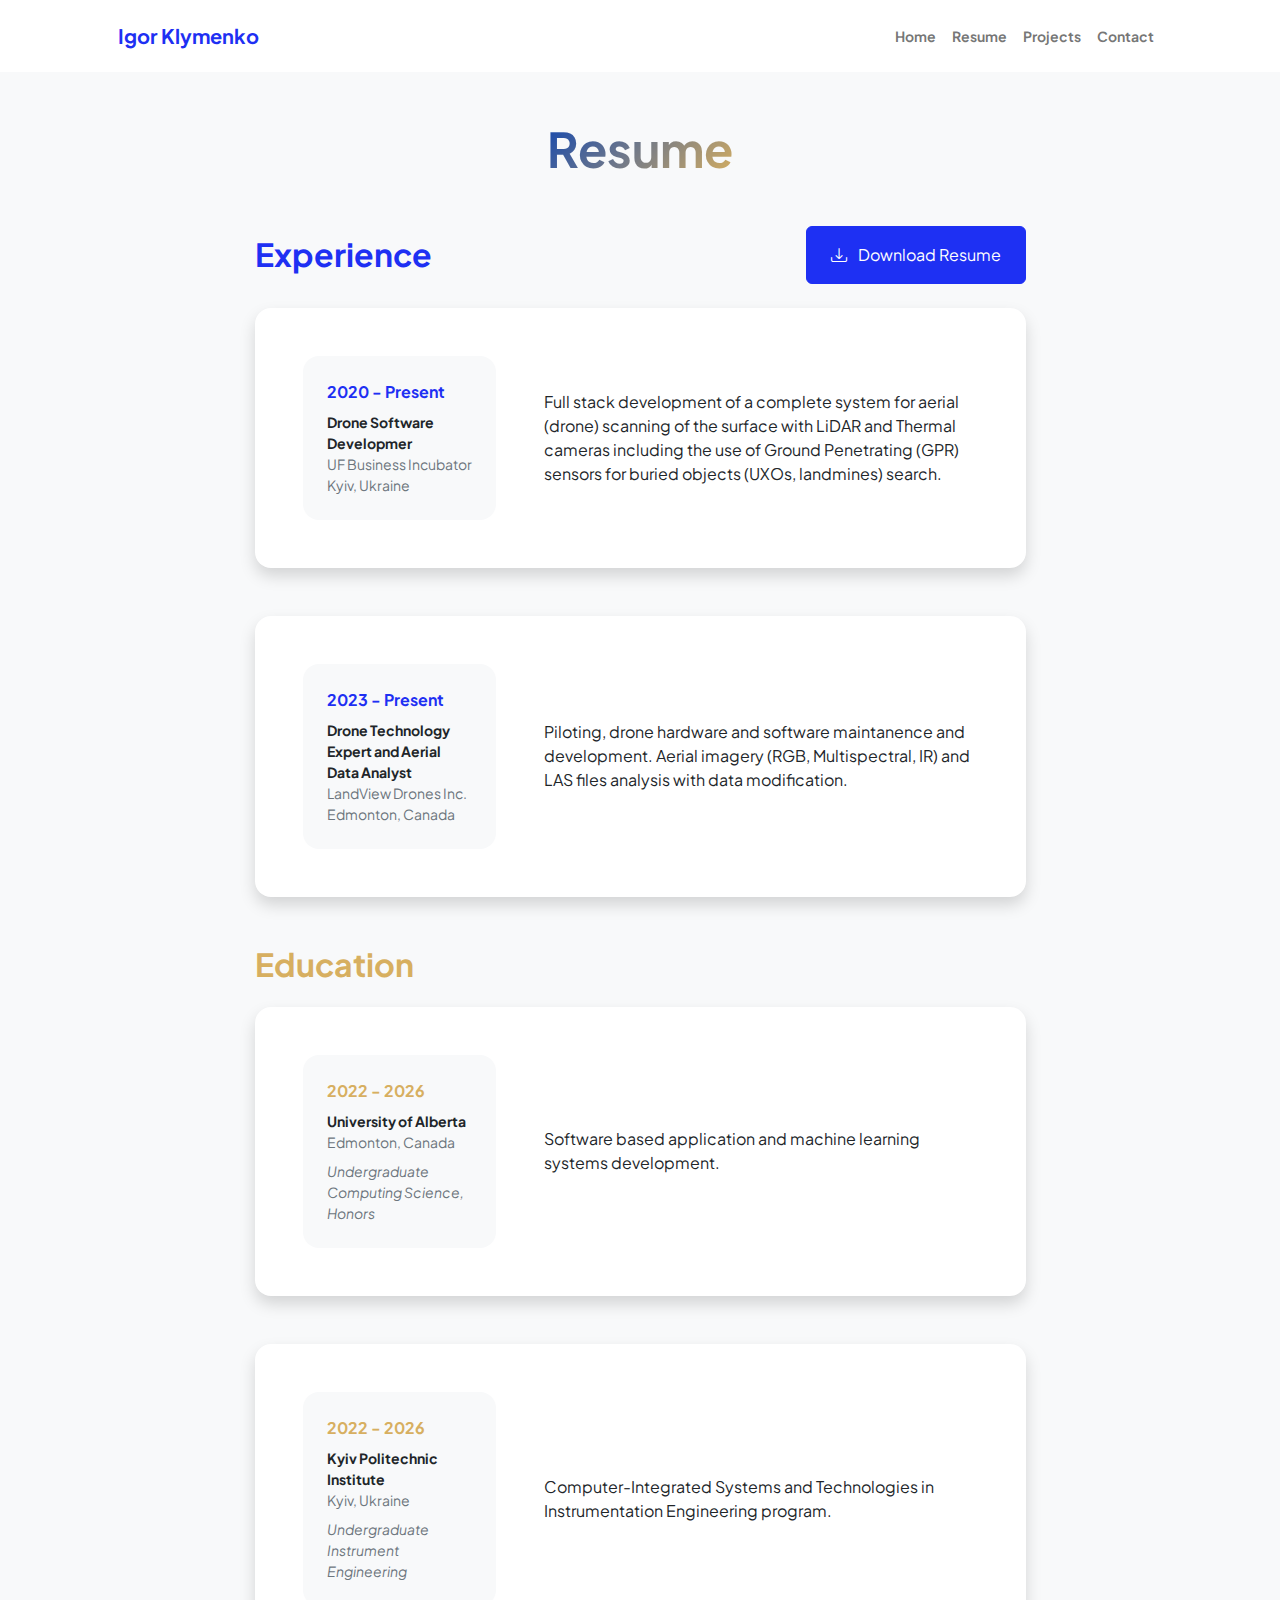
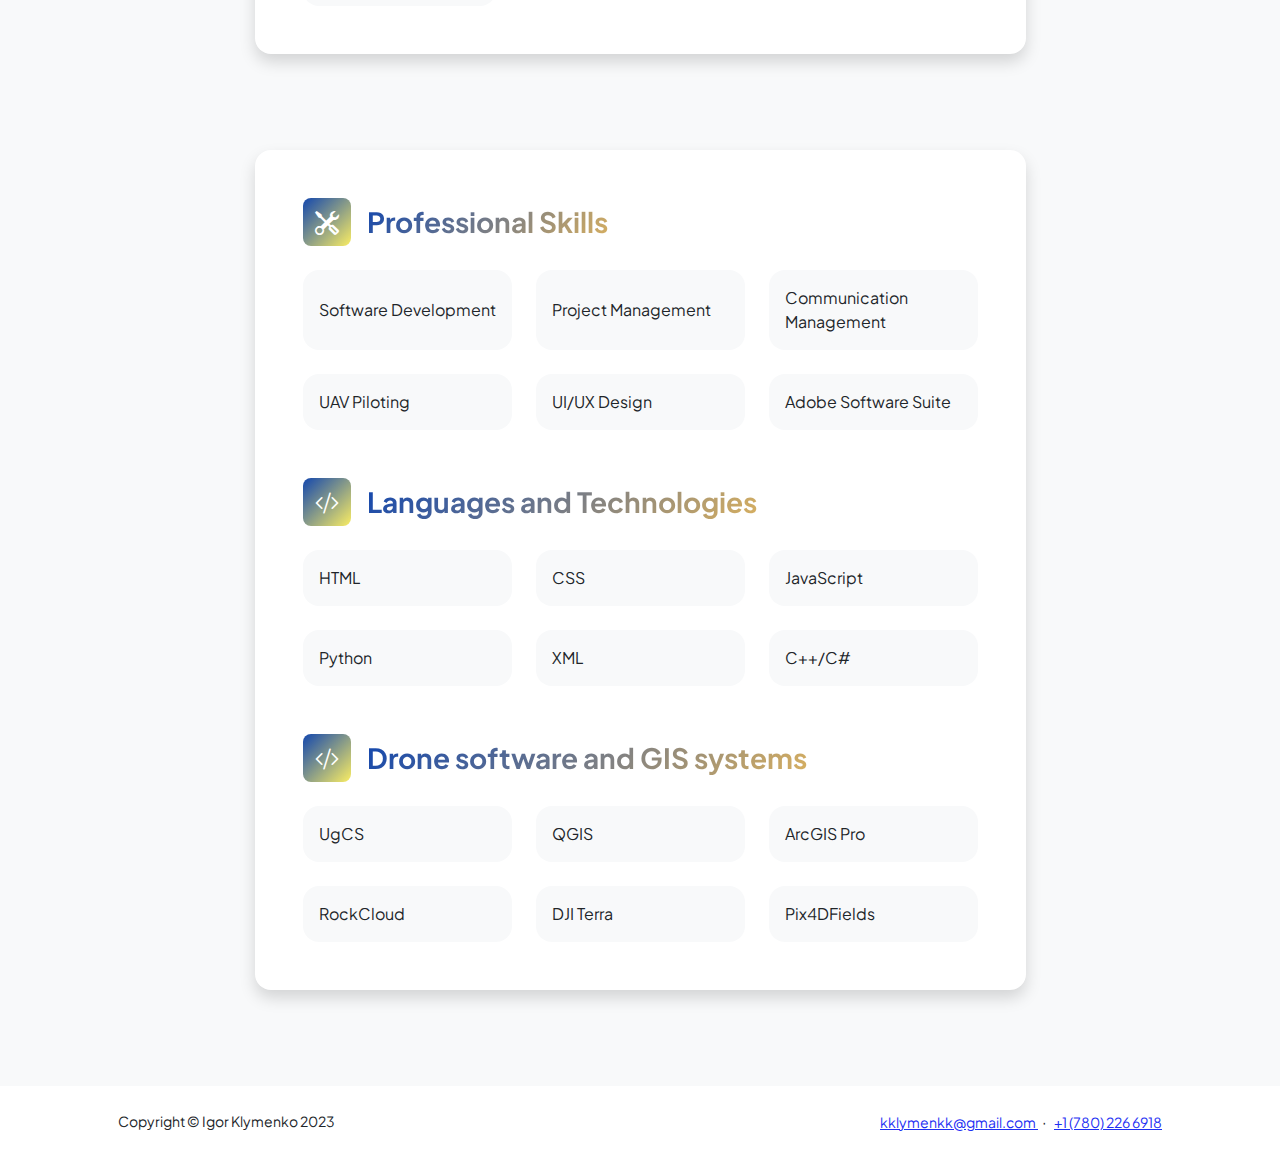
<file: resume.html>
<!DOCTYPE html>
<html lang="en">
    <head>
        <meta charset="utf-8" />
        <meta name="viewport" content="width=device-width, initial-scale=1, shrink-to-fit=no" />
        <meta name="description" content="" />
        <meta name="author" content="" />
        <title>Resume</title>
        <!-- Favicon-->
        <link rel="icon" type="image/x-icon" href="assets/favicon.ico" />
        <!-- Custom Google font-->
        <link rel="preconnect" href="https://fonts.googleapis.com" />
        <link rel="preconnect" href="https://fonts.gstatic.com" crossorigin />
        <link href="https://fonts.googleapis.com/css2?family=Plus+Jakarta+Sans:wght@100;200;300;400;500;600;700;800;900&amp;display=swap" rel="stylesheet" />
        <!-- Bootstrap icons-->
        <link href="https://cdn.jsdelivr.net/npm/bootstrap-icons@1.8.1/font/bootstrap-icons.css" rel="stylesheet" />
        <!-- Core theme CSS (includes Bootstrap)-->
        <link href="css/styles.css" rel="stylesheet" />
    </head>
    <body class="d-flex flex-column h-100 bg-light">
        <main class="flex-shrink-0">
            <!-- Navigation-->
            <nav class="navbar navbar-expand-lg navbar-light bg-white py-3">
                <div class="container px-5">
                    <a class="navbar-brand" href="index.html"><span class="fw-bolder text-primary">Igor Klymenko</span></a>
                    <button class="navbar-toggler" type="button" data-bs-toggle="collapse" data-bs-target="#navbarSupportedContent" aria-controls="navbarSupportedContent" aria-expanded="false" aria-label="Toggle navigation"><span class="navbar-toggler-icon"></span></button>
                    <div class="collapse navbar-collapse" id="navbarSupportedContent">
                        <ul class="navbar-nav ms-auto mb-2 mb-lg-0 small fw-bolder">
                            <li class="nav-item"><a class="nav-link" href="index.html">Home</a></li>
                            <li class="nav-item"><a class="nav-link" href="resume.html">Resume</a></li>
                            <li class="nav-item"><a class="nav-link" href="projects.html">Projects</a></li>
                            <li class="nav-item"><a class="nav-link" href="contact.html">Contact</a></li>
                        </ul>
                    </div>
                </div>
            </nav>
            <!-- Page Content-->
            <div class="container px-5 my-5">
                <div class="text-center mb-5">
                    <h1 class="display-5 fw-bolder mb-0"><span class="text-gradient d-inline">Resume</span></h1>
                </div>
                <div class="row gx-5 justify-content-center">
                    <div class="col-lg-11 col-xl-9 col-xxl-8">
                        <!-- Experience Section-->
                        <section>
                            <div class="d-flex align-items-center justify-content-between mb-4">
                                <h2 class="text-primary fw-bolder mb-0">Experience</h2>
                                <!-- Download resume button-->
                                <!-- Note: Set the link href target to a PDF file within your project-->
                                <a class="btn btn-primary px-4 py-3" href="assets/CVIgorKlymenko.pdf">
                                    <div class="d-inline-block bi bi-download me-2"></div>
                                    Download Resume
                                </a>
                            </div>
                            <!-- Experience Card 1-->
                            <div class="card shadow border-0 rounded-4 mb-5">
                                <div class="card-body p-5">
                                    <div class="row align-items-center gx-5">
                                        <div class="col text-center text-lg-start mb-4 mb-lg-0">
                                            <div class="bg-light p-4 rounded-4">
                                                <div class="text-primary fw-bolder mb-2">2020 - Present</div>
                                                <div class="small fw-bolder">Drone Software Developmer</div>
                                                <div class="small text-muted">UF Business Incubator</div>
                                                <div class="small text-muted">Kyiv, Ukraine</div>
                                            </div>
                                        </div>
                                        <div class="col-lg-8"><div> Full stack development of a complete system for aerial (drone) scanning of the surface with LiDAR and Thermal cameras including the use of Ground Penetrating (GPR) sensors for buried objects (UXOs, landmines) search. </div></div>
                                    </div>
                                </div>
                            </div>
                            <!-- Experience Card 2-->
                            <div class="card shadow border-0 rounded-4 mb-5">
                                <div class="card-body p-5">
                                    <div class="row align-items-center gx-5">
                                        <div class="col text-center text-lg-start mb-4 mb-lg-0">
                                            <div class="bg-light p-4 rounded-4">
                                                <div class="text-primary fw-bolder mb-2">2023 - Present</div>
                                                <div class="small fw-bolder">Drone Technology Expert and Aerial Data Analyst</div>
                                                <div class="small text-muted">LandView Drones Inc.</div>
                                                <div class="small text-muted">Edmonton, Canada</div>
                                            </div>
                                        </div>
                                        <div class="col-lg-8"><div>Piloting, drone hardware and software maintanence and development. Aerial imagery (RGB, Multispectral, IR) and LAS files analysis with data modification.</div></div>
                                    </div>
                                </div>
                            </div>
                        </section>
                        <!-- Education Section-->
                        <section>
                            <h2 class="text-secondary fw-bolder mb-4">Education</h2>
                            <!-- Education Card 1-->
                            <div class="card shadow border-0 rounded-4 mb-5">
                                <div class="card-body p-5">
                                    <div class="row align-items-center gx-5">
                                        <div class="col text-center text-lg-start mb-4 mb-lg-0">
                                            <div class="bg-light p-4 rounded-4">
                                                <div class="text-secondary fw-bolder mb-2">2022 - 2026</div>
                                                <div class="mb-2">
                                                    <div class="small fw-bolder">University of Alberta</div>
                                                    <div class="small text-muted">Edmonton, Canada</div>
                                                </div>
                                                <div class="fst-italic">
                                                    <div class="small text-muted">Undergraduate</div>
                                                    <div class="small text-muted">Computing Science, Honors</div>
                                                </div>
                                            </div>
                                        </div>
                                        <div class="col-lg-8"><div>Software based application and machine learning systems development.</div></div>
                                    </div>
                                </div>
                            </div>
                            <!-- Education Card 2-->
                            <div class="card shadow border-0 rounded-4 mb-5">
                                <div class="card-body p-5">
                                    <div class="row align-items-center gx-5">
                                        <div class="col text-center text-lg-start mb-4 mb-lg-0">
                                            <div class="bg-light p-4 rounded-4">
                                                <div class="text-secondary fw-bolder mb-2">2022 - 2026</div>
                                                <div class="mb-2">
                                                    <div class="small fw-bolder">Kyiv Politechnic Institute</div>
                                                    <div class="small text-muted">Kyiv, Ukraine</div>
                                                </div>
                                                <div class="fst-italic">
                                                    <div class="small text-muted">Undergraduate</div>
                                                    <div class="small text-muted">Instrument Engineering</div>
                                                </div>
                                            </div>
                                        </div>
                                        <div class="col-lg-8"><div>Computer-Integrated Systems and Technologies in Instrumentation Engineering program.</div></div>
                                    </div>
                                </div>
                            </div>
                        </section>
                        <!-- Divider-->
                        <div class="pb-5"></div>
                        <!-- Skills Section-->
                        <section>
                            <!-- Skillset Card-->
                            <div class="card shadow border-0 rounded-4 mb-5">
                                <div class="card-body p-5">
                                    <!-- Professional skills list-->
                                    <div class="mb-5">
                                        <div class="d-flex align-items-center mb-4">
                                            <div class="feature bg-primary bg-gradient-primary-to-secondary text-white rounded-3 me-3"><i class="bi bi-tools"></i></div>
                                            <h3 class="fw-bolder mb-0"><span class="text-gradient d-inline">Professional Skills</span></h3>
                                        </div>
                                        <div class="row row-cols-1 row-cols-md-3 mb-4">
                                            <div class="col mb-4 mb-md-0"><div class="d-flex align-items-center bg-light rounded-4 p-3 h-100">Software Development</div></div>
                                            <div class="col mb-4 mb-md-0"><div class="d-flex align-items-center bg-light rounded-4 p-3 h-100">Project Management</div></div>
                                            <div class="col"><div class="d-flex align-items-center bg-light rounded-4 p-3 h-100">Communication Management</div></div>
                                        </div>
                                        <div class="row row-cols-1 row-cols-md-3">
                                            <div class="col mb-4 mb-md-0"><div class="d-flex align-items-center bg-light rounded-4 p-3 h-100">UAV Piloting</div></div>
                                            <div class="col mb-4 mb-md-0"><div class="d-flex align-items-center bg-light rounded-4 p-3 h-100">UI/UX Design</div></div>
                                            <div class="col"><div class="d-flex align-items-center bg-light rounded-4 p-3 h-100">Adobe Software Suite</div></div>
                                        </div>
                                    </div>
                                    <!-- Languages list-->
                                    <div class="mb-5">
                                        <div class="d-flex align-items-center mb-4">
                                            <div class="feature bg-primary bg-gradient-primary-to-secondary text-white rounded-3 me-3"><i class="bi bi-code-slash"></i></div>
                                            <h3 class="fw-bolder mb-0"><span class="text-gradient d-inline">Languages and Technologies</span></h3>
                                        </div>
                                        <div class="row row-cols-1 row-cols-md-3 mb-4">
                                            <div class="col mb-4 mb-md-0"><div class="d-flex align-items-center bg-light rounded-4 p-3 h-100">HTML</div></div>
                                            <div class="col mb-4 mb-md-0"><div class="d-flex align-items-center bg-light rounded-4 p-3 h-100">CSS</div></div>
                                            <div class="col"><div class="d-flex align-items-center bg-light rounded-4 p-3 h-100">JavaScript</div></div>
                                        </div>
                                        <div class="row row-cols-1 row-cols-md-3">
                                            <div class="col mb-4 mb-md-0"><div class="d-flex align-items-center bg-light rounded-4 p-3 h-100">Python</div></div>
                                            <div class="col mb-4 mb-md-0"><div class="d-flex align-items-center bg-light rounded-4 p-3 h-100">XML</div></div>
                                            <div class="col"><div class="d-flex align-items-center bg-light rounded-4 p-3 h-100">C++/C#</div></div>
                                        </div>
                                    </div>
                                     <!-- Software list-->
                                    <div class="mb-0">
                                        <div class="d-flex align-items-center mb-4">
                                            <div class="feature bg-primary bg-gradient-primary-to-secondary text-white rounded-3 me-3"><i class="bi bi-code-slash"></i></div>
                                            <h3 class="fw-bolder mb-0"><span class="text-gradient d-inline">Drone software and GIS systems</span></h3>
                                        </div>
                                        <div class="row row-cols-1 row-cols-md-3 mb-4">
                                            <div class="col mb-4 mb-md-0"><div class="d-flex align-items-center bg-light rounded-4 p-3 h-100">UgCS</div></div>
                                            <div class="col mb-4 mb-md-0"><div class="d-flex align-items-center bg-light rounded-4 p-3 h-100">QGIS</div></div>
                                            <div class="col"><div class="d-flex align-items-center bg-light rounded-4 p-3 h-100">ArcGIS Pro</div></div>
                                        </div>
                                        <div class="row row-cols-1 row-cols-md-3">
                                            <div class="col mb-4 mb-md-0"><div class="d-flex align-items-center bg-light rounded-4 p-3 h-100">RockCloud</div></div>
                                            <div class="col mb-4 mb-md-0"><div class="d-flex align-items-center bg-light rounded-4 p-3 h-100">DJI Terra</div></div>
                                            <div class="col"><div class="d-flex align-items-center bg-light rounded-4 p-3 h-100">Pix4DFields</div></div>
                                        </div>
                                    </div>
                                </div>
                            </div>
                        </section>
                    </div>
                </div>
            </div>
        </main>
        <!-- Footer-->
        <footer class="bg-white py-4 mt-auto">
            <div class="container px-5">
                <div class="row align-items-center justify-content-between flex-column flex-sm-row">
                    <div class="col-auto"><div class="small m-0">Copyright &copy; Igor Klymenko 2023</div></div>
                    <div class="col-auto">
                        <a class="small" href=mailto:“kklymenkk@gmail.com”>kklymenkk@gmail.com </a>
                        <span class="mx-1">&middot;</span>
                        <a class="small" href="tel:7802266918"> +1 (780) 226 6918</a>
                    </div>
                </div>
            </div>
        </footer>
        <!-- Bootstrap core JS-->
        <script src="https://cdn.jsdelivr.net/npm/bootstrap@5.2.3/dist/js/bootstrap.bundle.min.js"></script>
        <!-- Core theme JS-->
        <script src="js/scripts.js"></script>
    </body>
</html>
</file>
